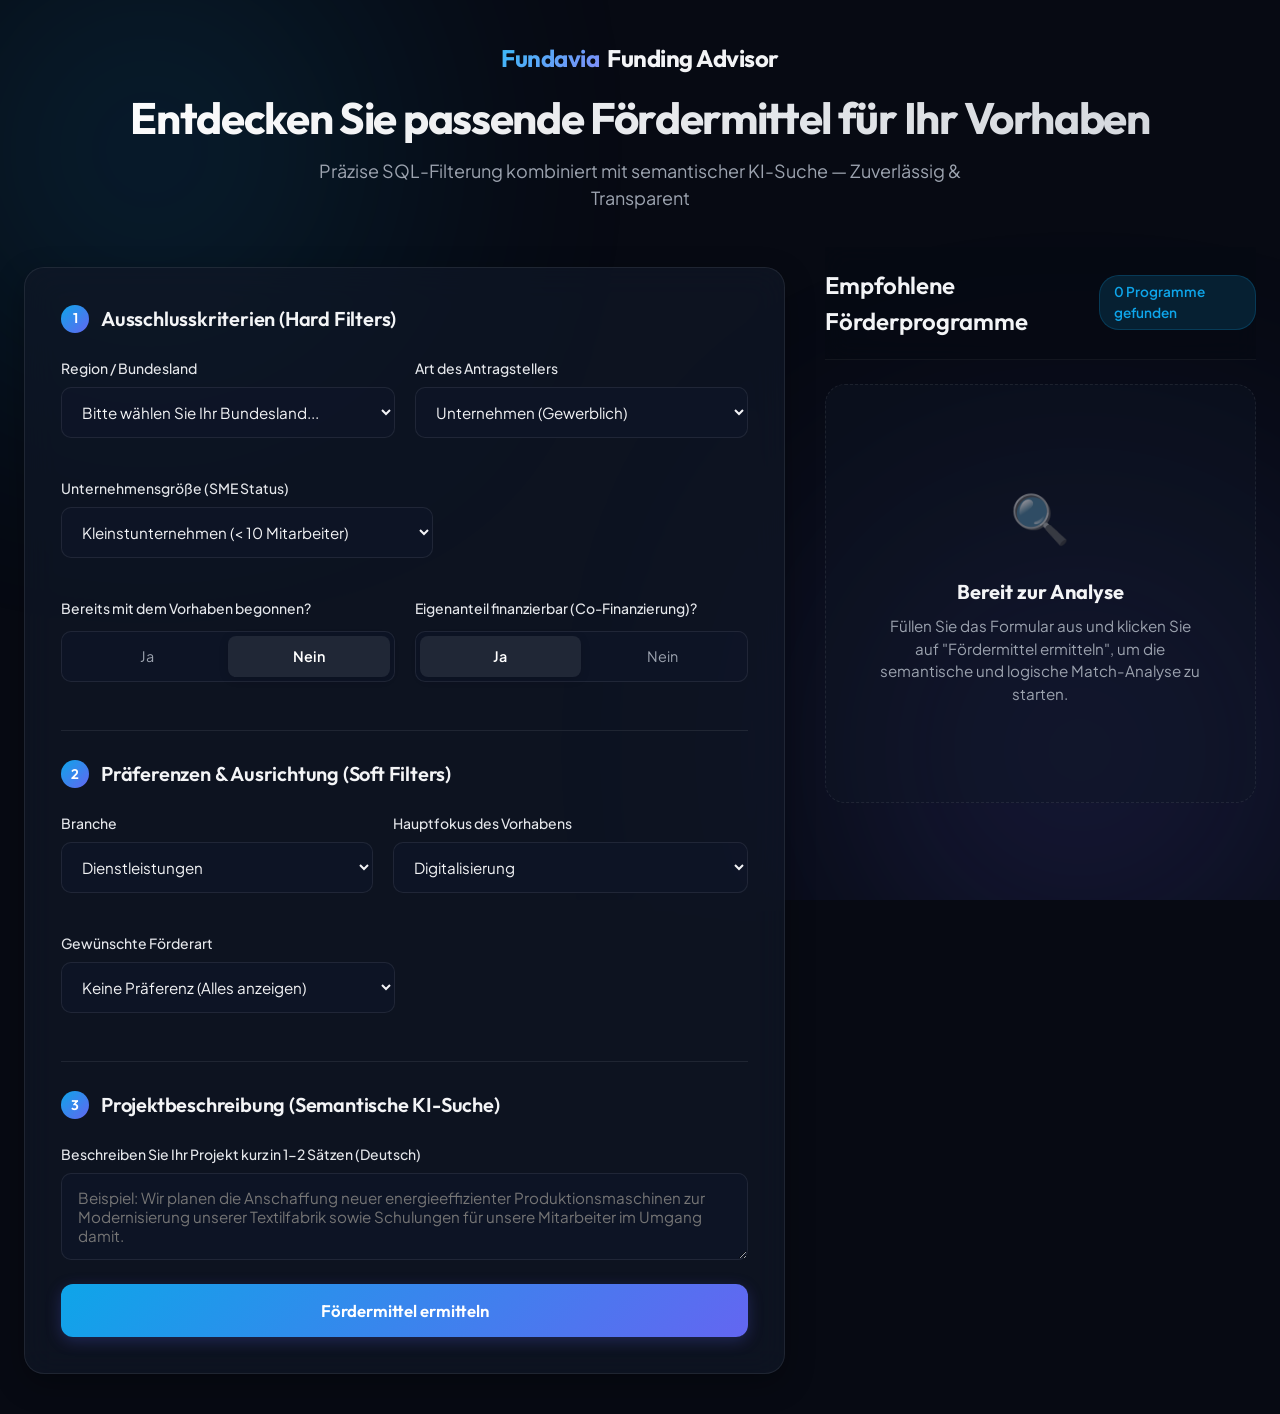
<file: static/index.html>
<!DOCTYPE html>
<html lang="de">
<head>
    <meta charset="UTF-8">
    <meta name="viewport" content="width=device-width, initial-scale=1.0">
    <title>Fundavia — Intelligenter Förderberater</title>
    <link rel="stylesheet" href="/static/index.css">
    <link rel="preconnect" href="https://fonts.googleapis.com">
    <link rel="preconnect" href="https://fonts.gstatic.com" crossorigin>
    <link href="https://fonts.googleapis.com/css2?family=Outfit:wght@300;400;500;600;700&family=Plus+Jakarta+Sans:wght@300;400;500;600;700&display=swap" rel="stylesheet">
</head>
<body>
    <div class="glow-container">
        <div class="glow-sphere glow-sphere-1"></div>
        <div class="glow-sphere glow-sphere-2"></div>
    </div>

    <main class="app-container">
        <!-- Header -->
        <header class="main-header">
            <div class="logo">
                <span class="logo-accent">Fundavia</span> Funding Advisor
            </div>
            <h1>Entdecken Sie passende Fördermittel für Ihr Vorhaben</h1>
            <p class="subtitle">Präzise SQL-Filterung kombiniert mit semantischer KI-Suche — Zuverlässig & Transparent</p>
        </header>

        <!-- Main Layout Split -->
        <div class="content-layout">
            
            <!-- Left Side: Wizard Card -->
            <section class="wizard-section">
                <div class="glass-card">
                    <form id="advisor-form" onsubmit="return false;">
                        
                        <!-- Form Section 1: Hard Filters (Kill Switches) -->
                        <div class="form-group-title">
                            <span class="step-num">1</span>
                            <h2>Ausschlusskriterien (Hard Filters)</h2>
                        </div>

                        <div class="form-row">
                            <div class="form-control">
                                <label for="location">Region / Bundesland</label>
                                <select id="location" required>
                                    <option value="" disabled selected>Bitte wählen Sie Ihr Bundesland...</option>
                                    <option value="baden_wuerttemberg">Baden-Württemberg</option>
                                    <option value="bayern">Bayern</option>
                                    <option value="berlin">Berlin</option>
                                    <option value="brandenburg">Brandenburg</option>
                                    <option value="bremen">Bremen</option>
                                    <option value="hamburg">Hamburg</option>
                                    <option value="hessen">Hessen</option>
                                    <option value="mecklenburg_vorpommern">Mecklenburg-Vorpommern</option>
                                    <option value="niedersachsen">Niedersachsen</option>
                                    <option value="nordrhein_westfalen">Nordrhein-Westfalen</option>
                                    <option value="rheinland_pfalz">Rheinland-Pfalz</option>
                                    <option value="saarland">Saarland</option>
                                    <option value="sachsen">Sachsen</option>
                                    <option value="sachsen_anhalt">Sachsen-Anhalt</option>
                                    <option value="schleswig_holstein">Schleswig-Holstein</option>
                                    <option value="thueringen">Thüringen</option>
                                </select>
                            </div>

                            <div class="form-control">
                                <label for="applicant_type">Art des Antragstellers</label>
                                <select id="applicant_type" required>
                                    <option value="unternehmen">Unternehmen (Gewerblich)</option>
                                    <option value="existenzgruenderin">Existenzgründer/in / Startup</option>
                                    <option value="hochschule">Hochschule / Universität</option>
                                    <option value="forschungseinrichtung">Forschungseinrichtung</option>
                                    <option value="kommune">Kommune / Gemeinde</option>
                                    <option value="verband_vereinigung">Verein / Verband</option>
                                    <option value="privatperson">Privatperson</option>
                                </select>
                            </div>
                        </div>

                        <div class="form-row">
                            <div class="form-control">
                                <label for="company_size">Unternehmensgröße (SME Status)</label>
                                <select id="company_size" required>
                                    <option value="kleinstunternehmen">Kleinstunternehmen (&lt; 10 Mitarbeiter)</option>
                                    <option value="kleines_unternehmen">Kleines Unternehmen (10 - 49 Mitarbeiter)</option>
                                    <option value="mittleres_unternehmen">Mittleres Unternehmen (50 - 249 Mitarbeiter)</option>
                                    <option value="grosses_unternehmen">Großunternehmen (&ge; 250 Mitarbeiter)</option>
                                </select>
                            </div>
                        </div>

                        <div class="form-row binary-switches">
                            <div class="form-control-switch">
                                <span class="switch-label">Bereits mit dem Vorhaben begonnen?</span>
                                <div class="switch-options">
                                    <label class="switch-option">
                                        <input type="radio" name="started" value="true">
                                        <span>Ja</span>
                                    </label>
                                    <label class="switch-option">
                                        <input type="radio" name="started" value="false" checked>
                                        <span>Nein</span>
                                    </label>
                                </div>
                            </div>

                            <div class="form-control-switch">
                                <span class="switch-label">Eigenanteil finanzierbar (Co-Finanzierung)?</span>
                                <div class="switch-options">
                                    <label class="switch-option">
                                        <input type="radio" name="co_financing" value="true" checked>
                                        <span>Ja</span>
                                    </label>
                                    <label class="switch-option">
                                        <input type="radio" name="co_financing" value="false">
                                        <span>Nein</span>
                                    </label>
                                </div>
                            </div>
                        </div>

                        <!-- Form Section 2: Preferences -->
                        <div class="form-group-title divider">
                            <span class="step-num">2</span>
                            <h2>Präferenzen &amp; Ausrichtung (Soft Filters)</h2>
                        </div>

                        <div class="form-row">
                            <div class="form-control">
                                <label for="sector">Branche</label>
                                <select id="sector" required>
                                    <option value="dienstleistungen">Dienstleistungen</option>
                                    <option value="produzierendes_gewerbe">Produzierendes Gewerbe / Industrie</option>
                                    <option value="handwerk">Handwerk</option>
                                    <option value="handel">Handel</option>
                                    <option value="gastgewerbe_tourismus">Gastgewerbe &amp; Tourismus</option>
                                    <option value="freie_berufe">Freie Berufe</option>
                                    <option value="kultur_kreativwirtschaft">Kultur- &amp; Kreativwirtschaft</option>
                                    <option value="land_forst_fischwirtschaft">Land-, Forst- &amp; Fischwirtschaft</option>
                                </select>
                            </div>

                            <div class="form-control">
                                <label for="goal">Hauptfokus des Vorhabens</label>
                                <select id="goal" required>
                                    <option value="digitalisierung">Digitalisierung</option>
                                    <option value="existenzgruendung_festigung">Existenzgründung &amp; Festigung</option>
                                    <option value="forschung_innovation_themenoffen">Forschung &amp; Innovation (Offen)</option>
                                    <option value="unternehmensfinanzierung">Unternehmensfinanzierung / Investitionen</option>
                                    <option value="energieeffizienz_erneuerbare_energien">Energieeffizienz &amp; Umwelt</option>
                                    <option value="beratung">Beratung &amp; Coaching</option>
                                    <option value="aus_weiterbildung">Aus- &amp; Weiterbildung</option>
                                    <option value="regionalfoerderung">Regionalförderung</option>
                                </select>
                            </div>
                        </div>

                        <div class="form-row">
                            <div class="form-control">
                                <label for="funding_type">Gewünschte Förderart</label>
                                <select id="funding_type" required>
                                    <option value="any">Keine Präferenz (Alles anzeigen)</option>
                                    <option value="zuschuss">Zuschuss (nicht rückzahlbar)</option>
                                    <option value="darlehen">Zinsgünstiges Darlehen</option>
                                    <option value="buergschaft">Bürgschaft / Garantie</option>
                                    <option value="beteiligung">Eigenkapital / Beteiligung</option>
                                </select>
                            </div>
                        </div>

                        <!-- Form Section 3: Semantic Project Description -->
                        <div class="form-group-title divider">
                            <span class="step-num">3</span>
                            <h2>Projektbeschreibung (Semantische KI-Suche)</h2>
                        </div>

                        <div class="form-control">
                            <label for="description">Beschreiben Sie Ihr Projekt kurz in 1-2 Sätzen (Deutsch)</label>
                            <textarea id="description" rows="3" required placeholder="Beispiel: Wir planen die Anschaffung neuer energieeffizienter Produktionsmaschinen zur Modernisierung unserer Textilfabrik sowie Schulungen für unsere Mitarbeiter im Umgang damit."></textarea>
                        </div>

                        <button type="submit" id="submit-btn" class="primary-btn">
                            <span class="btn-text">Fördermittel ermitteln</span>
                            <span class="loader hidden"></span>
                        </button>
                    </form>
                </div>
            </section>

            <!-- Right Side: Results Panel -->
            <section class="results-section">
                <div class="results-header">
                    <h2>Empfohlene Förderprogramme</h2>
                    <span id="results-count" class="badge">0 Programme gefunden</span>
                </div>

                <!-- Empty State -->
                <div id="empty-state" class="empty-state">
                    <div class="empty-icon">🔍</div>
                    <h3>Bereit zur Analyse</h3>
                    <p>Füllen Sie das Formular aus und klicken Sie auf "Fördermittel ermitteln", um die semantische und logische Match-Analyse zu starten.</p>
                </div>

                <!-- Results List -->
                <div id="results-list" class="results-list hidden">
                    <!-- Cards injected dynamically via JS -->
                </div>
            </section>
            
        </div>
    </main>

    <!-- Modal for Detailed Body Text -->
    <div id="detail-modal" class="modal hidden">
        <div class="modal-content glass-card">
            <span class="close-modal">&times;</span>
            <div id="modal-body-content"></div>
        </div>
    </div>

    <script src="/static/app.js"></script>
</body>
</html>
</file>
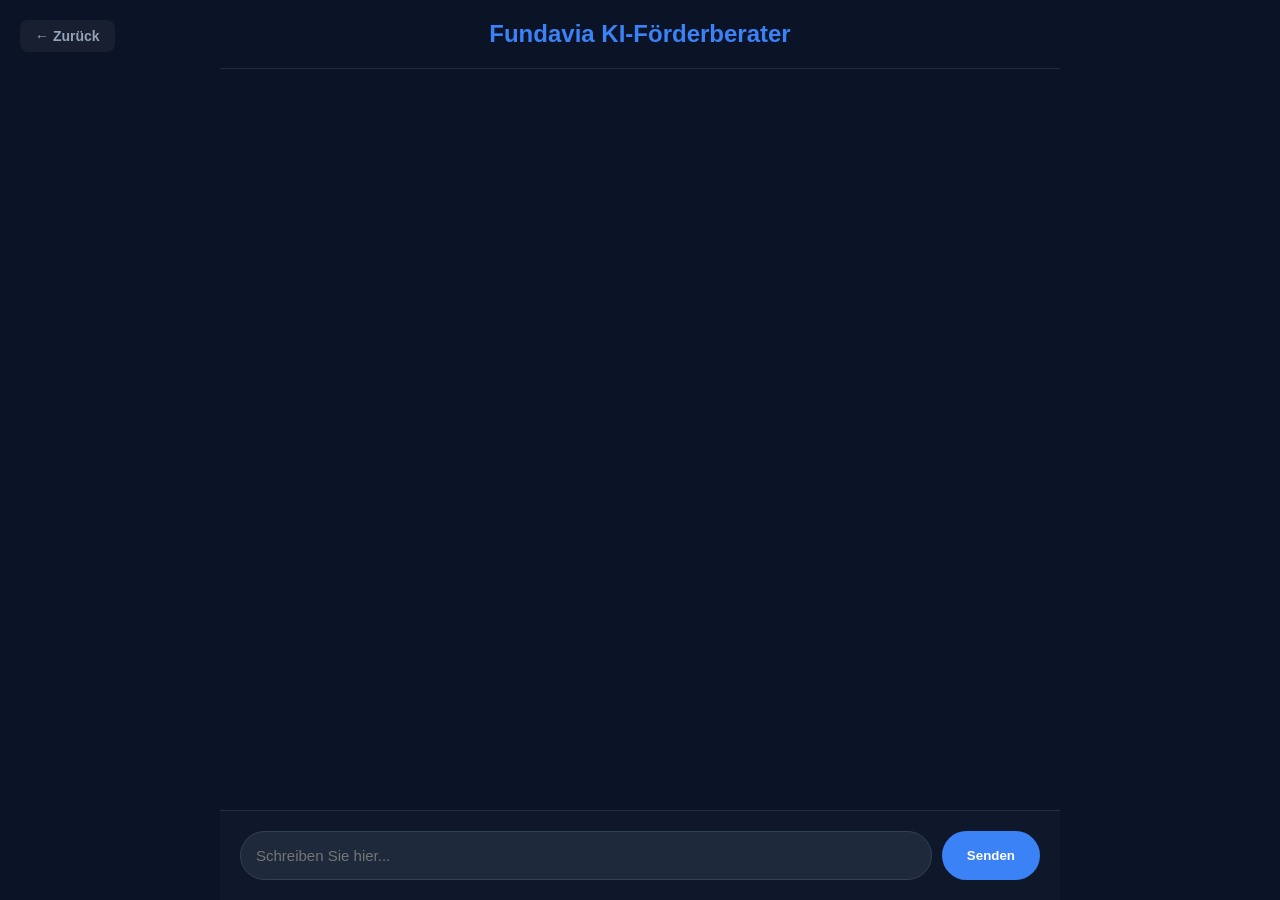
<file: static/chat.html>
<!DOCTYPE html>
<html lang="de">
<head>
    <meta charset="UTF-8">
    <title>Fundavia - KI Berater</title>
    <style>
        body { font-family: 'Inter', sans-serif; background-color: #0b1326; color: #dae2fd; margin: 0; padding: 0; display: flex; height: 100vh; flex-direction: column; align-items: center; }
        .header { width: 100%; max-width: 800px; padding: 20px; text-align: center; border-bottom: 1px solid rgba(255,255,255,0.1); }
        .header h1 { margin: 0; color: #3b82f6; font-size: 24px; }
        .chat-container { flex: 1; width: 100%; max-width: 800px; overflow-y: auto; padding: 20px; display: flex; flex-direction: column; gap: 15px; }
        .bubble { max-width: 75%; padding: 14px 18px; border-radius: 20px; font-size: 15px; line-height: 1.5; }
        .agent { background: #1e3a8a; color: white; align-self: flex-start; border-bottom-left-radius: 4px; }
        .user { background: #374151; color: white; align-self: flex-end; border-bottom-right-radius: 4px; }
        .input-area { width: 100%; max-width: 800px; padding: 20px; display: flex; gap: 10px; background: #0f172a; border-top: 1px solid rgba(255,255,255,0.1); }
        input[type="text"] { flex: 1; padding: 15px; border-radius: 30px; border: 1px solid #334155; background: #1e293b; color: white; font-size: 15px; outline: none; }
        input[type="text"]:focus { border-color: #3b82f6; }
        button { background: #3b82f6; color: white; border: none; padding: 0 25px; border-radius: 30px; font-weight: bold; cursor: pointer; transition: 0.2s; }
        button:hover { background: #2563eb; }
        .results-container { background: rgba(255,255,255,0.05); padding: 20px; border-radius: 14px; margin-top: 15px; border: 1px solid rgba(16,185,129,0.3); }
        .result-card { background: rgba(0,0,0,0.3); padding: 16px; border-radius: 10px; margin-bottom: 12px; border-left: 4px solid #10b981; }
        .result-card h3 { margin: 0 0 6px 0; color: #fff; font-size: 16px; }
        .result-card .meta { font-size: 12px; color: #94a3b8; margin-bottom: 8px; }
        .result-card p { margin: 0; color: #cbd5e1; font-size: 13.5px; line-height: 1.4; font-style: italic; }
        .typing { font-style: italic; color: #94a3b8; align-self: flex-start; margin-left: 10px; display: none; }
    </style>
</head>
<body>
    <a href="/" class="back-btn" style="position: absolute; left: 20px; top: 20px; color: #94a3b8; text-decoration: none; font-size: 14px; font-weight: bold; background: rgba(255,255,255,0.05); padding: 8px 15px; border-radius: 8px; transition: 0.2s;">&larr; Zurück</a>
    <div class="header">
        <h1>Fundavia KI-Förderberater</h1>
    </div>
    
    <div class="chat-container" id="chat">
        <!-- Messages go here -->
    </div>
    <div class="typing" id="typing">🤖 Berater tippt...</div>
    
    <div class="input-area">
        <input type="text" id="msg-input" placeholder="Schreiben Sie hier..." onkeypress="if(event.key === 'Enter') sendMsg()">
        <button onclick="sendMsg()">Senden</button>
    </div>

    <script>
        const chat = document.getElementById('chat');
        const input = document.getElementById('msg-input');
        const typing = document.getElementById('typing');
        let sessionId = localStorage.getItem("fundavia_session");
        if (!sessionId) { 
            sessionId = Math.random().toString(36).substring(2) + Date.now().toString(36); 
            localStorage.setItem("fundavia_session", sessionId); 
        }
        const protocol = window.location.protocol === "https:" ? "wss:" : "ws:";
        const ws = new WebSocket(`${protocol}//${window.location.host}/ws/chat?session_id=${sessionId}`);

        ws.onmessage = (event) => {
            typing.style.display = 'none';
            const data = JSON.parse(event.data);
            
            if (data.role === "agent" && data.text) {
                appendBubble(data.text, "agent");
            }
            if (data.role === "results" || data.status === "success" || data.results) {
                renderResults(data.data || data);
            }
        };

        function sendMsg() {
            const text = input.value.trim();
            if (!text) return;
            appendBubble(text, "user");
            ws.send(text);
            input.value = '';
            typing.style.display = 'block';
        }

        function appendBubble(text, sender) {
            const div = document.createElement('div');
            div.className = `bubble ${sender}`;
            div.textContent = text;
            chat.appendChild(div);
            chat.scrollTop = chat.scrollHeight;
        }

        function renderResults(resultsData) {
            const container = document.createElement('div');
            container.className = 'results-container';
            const items = resultsData.results || resultsData || [];
            container.innerHTML = `<h2 style="margin-top:0; color:#10b981; font-size:18px;">✅ Profil komplett! Ich habe ${items.length} verifizierte Förderprogramme gefunden:</h2>`;
            
            items.forEach(r => {
                const name = r.name || r.Programm_Name || 'Förderprogramm';
                const maxEur = (r.max_amount_eur || r.Max_Foerderung_EUR) ? 'Max. €' + Number(r.max_amount_eur || r.Max_Foerderung_EUR).toLocaleString('de-DE') : 'Variabel';
                const rate = r.funding_pct ? `${r.funding_pct}%` : '';
                const expl = r.explanation || r.Explanation || r.description || '';
                const provider = r.provider || r.Foerdergeber || 'Bundesförderung';
                
                container.innerHTML += `
                    <div class="result-card">
                        <div style="display: flex; justify-content: space-between; align-items: baseline;">
                            <h3 style="margin: 0; color: #fff;">${name}</h3>
                            <span style="color: #3b82f6; font-weight: bold; font-size: 16px;">${rate}</span>
                        </div>
                        <div class="meta">${provider} &bull; ${maxEur}</div>
                        <p>${expl}</p>
                    </div>
                `;
            });
            chat.appendChild(container);
            chat.scrollTop = chat.scrollHeight;
        }
    </script>
</body>
</html>
</file>
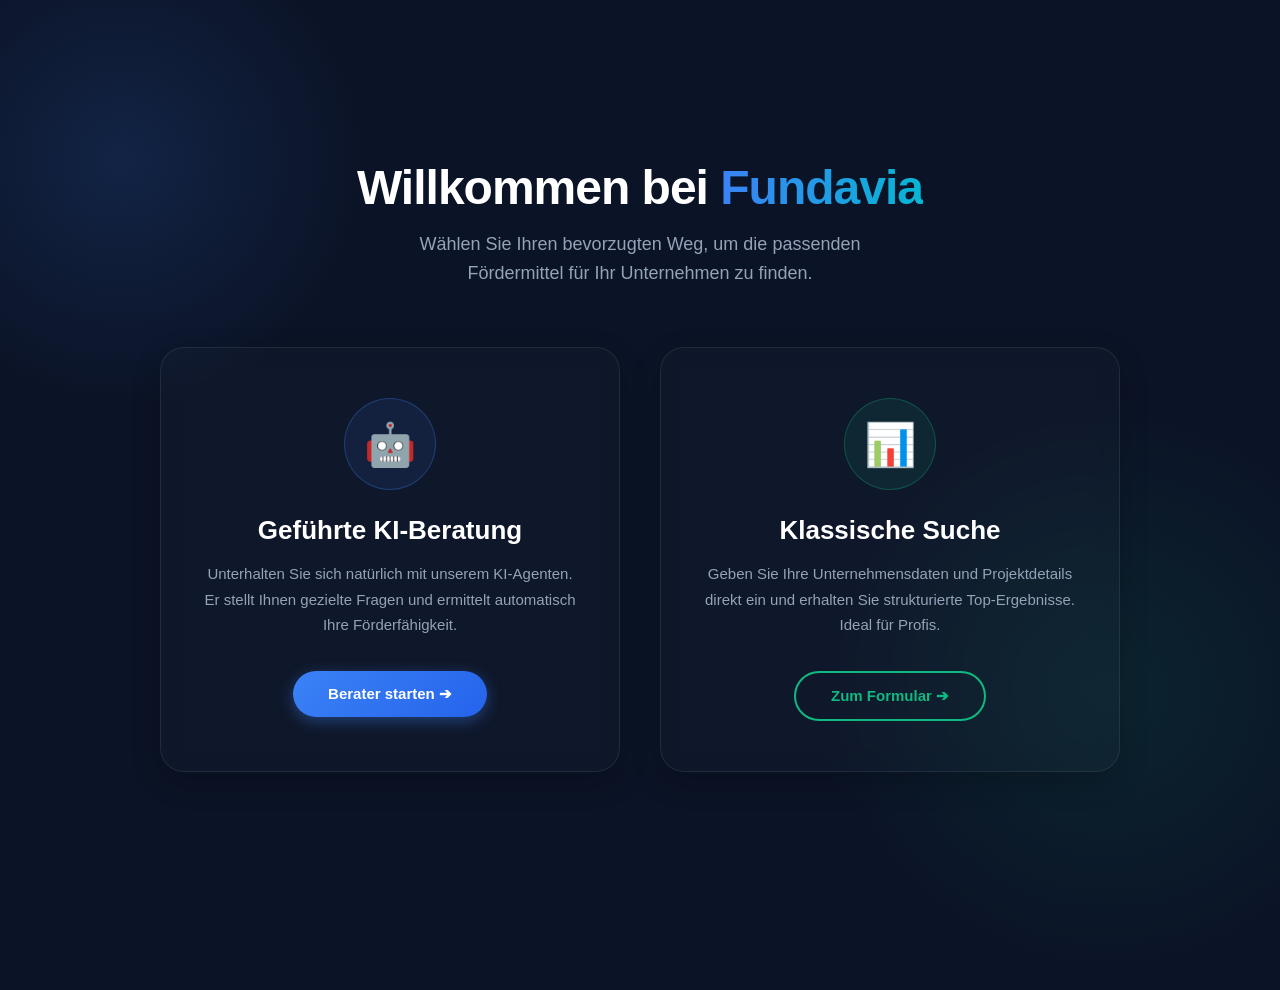
<file: static/landing.html>
<!DOCTYPE html>
<html lang="de">
<head>
    <meta charset="UTF-8">
    <title>Fundavia - Willkommen</title>
    <style>
        body { font-family: 'Inter', sans-serif; background-color: #0b1326; color: #dae2fd; margin: 0; padding: 0; display: flex; flex-direction: column; align-items: center; justify-content: center; height: 100vh; overflow: hidden; }
        
        /* Background Glow Effects */
        .glow-1 { position: absolute; top: -10%; left: -10%; width: 500px; height: 500px; background: radial-gradient(circle, rgba(59,130,246,0.15) 0%, rgba(0,0,0,0) 70%); z-index: -1; }
        .glow-2 { position: absolute; bottom: -10%; right: -10%; width: 600px; height: 600px; background: radial-gradient(circle, rgba(16,185,129,0.1) 0%, rgba(0,0,0,0) 70%); z-index: -1; }
        
        .hero { text-align: center; margin-bottom: 60px; z-index: 1; }
        .hero h1 { font-size: 48px; color: #ffffff; margin-bottom: 15px; letter-spacing: -1px; }
        .hero h1 span { color: transparent; background-clip: text; -webkit-background-clip: text; background-image: linear-gradient(90deg, #3b82f6, #06b6d4); }
        .hero p { font-size: 18px; color: #94a3b8; max-width: 600px; margin: 0 auto; line-height: 1.6; }
        
        .card-container { display: flex; gap: 40px; max-width: 1000px; width: 100%; padding: 0 20px; box-sizing: border-box; z-index: 1; justify-content: center; }
        
        .card { flex: 1; max-width: 420px; background: rgba(255,255,255,0.02); border: 1px solid rgba(255,255,255,0.08); border-radius: 24px; padding: 50px 40px; text-align: center; cursor: pointer; transition: all 0.4s cubic-bezier(0.175, 0.885, 0.32, 1.275); text-decoration: none; display: block; color: inherit; backdrop-filter: blur(12px); -webkit-backdrop-filter: blur(12px); box-shadow: 0 10px 30px rgba(0,0,0,0.2); }
        
        .card:hover { transform: translateY(-15px); background: rgba(59, 130, 246, 0.05); border-color: rgba(59, 130, 246, 0.4); box-shadow: 0 25px 50px rgba(0,0,0,0.4); }
        .card.form-card:hover { background: rgba(16, 185, 129, 0.05); border-color: rgba(16, 185, 129, 0.4); }
        
        .icon-wrap { width: 90px; height: 90px; margin: 0 auto 25px auto; display: flex; align-items: center; justify-content: center; border-radius: 50%; font-size: 42px; transition: 0.3s; }
        .card:hover .icon-wrap { transform: scale(1.1); }
        .icon-ai { background: rgba(59, 130, 246, 0.1); border: 1px solid rgba(59, 130, 246, 0.3); }
        .icon-form { background: rgba(16, 185, 129, 0.1); border: 1px solid rgba(16, 185, 129, 0.3); }
        
        .card h2 { font-size: 26px; color: #fff; margin-bottom: 15px; }
        .card p { font-size: 15px; color: #94a3b8; line-height: 1.7; margin-bottom: 35px; height: 75px; }
        
        .btn { display: inline-block; padding: 14px 35px; border-radius: 30px; font-weight: bold; font-size: 15px; text-decoration: none; transition: 0.3s; }
        .btn-ai { background: linear-gradient(135deg, #3b82f6, #2563eb); color: white; box-shadow: 0 4px 15px rgba(59,130,246,0.4); }
        .card:hover .btn-ai { box-shadow: 0 8px 25px rgba(59,130,246,0.6); }
        
        .btn-form { background: transparent; border: 2px solid #10b981; color: #10b981; }
        .form-card:hover .btn-form { background: #10b981; color: white; box-shadow: 0 8px 25px rgba(16,185,129,0.4); }

        .back-btn:hover { background: rgba(255,255,255,0.1) !important; color: white !important; }
    </style>
</head>
<body>
    <div class="glow-1"></div>
    <div class="glow-2"></div>
    
    <div class="hero">
        <h1>Willkommen bei <span>Fundavia</span></h1>
        <p>Wählen Sie Ihren bevorzugten Weg, um die passenden<br>Fördermittel für Ihr Unternehmen zu finden.</p>
    </div>
    
    <div class="card-container">
        <!-- Chat Portal -->
        <a href="/chat" class="card">
            <div class="icon-wrap icon-ai">🤖</div>
            <h2>Geführte KI-Beratung</h2>
            <p>Unterhalten Sie sich natürlich mit unserem KI-Agenten. Er stellt Ihnen gezielte Fragen und ermittelt automatisch Ihre Förderfähigkeit.</p>
            <div class="btn btn-ai">Berater starten ➔</div>
        </a>
        
        <!-- Form Portal -->
        <a href="/form" class="card form-card">
            <div class="icon-wrap icon-form">📊</div>
            <h2>Klassische Suche</h2>
            <p>Geben Sie Ihre Unternehmensdaten und Projektdetails direkt ein und erhalten Sie strukturierte Top-Ergebnisse. Ideal für Profis.</p>
            <div class="btn btn-form">Zum Formular ➔</div>
        </a>
    </div>
</body>
</html>
</file>
<file: static/index.css>
/* CSS Variables */
:root {
    --bg-dark: #070a13;
    --bg-card: rgba(17, 24, 39, 0.7);
    --border-color: rgba(255, 255, 255, 0.08);
    --text-primary: #f3f4f6;
    --text-secondary: #9ca3af;
    --accent-teal: #0ea5e9;
    --accent-teal-glow: rgba(14, 165, 233, 0.15);
    --accent-indigo: #6366f1;
    --accent-indigo-glow: rgba(99, 102, 241, 0.15);
    --success-green: #10b981;
    --success-glow: rgba(16, 185, 129, 0.1);
    --font-heading: 'Outfit', sans-serif;
    --font-body: 'Plus Jakarta Sans', sans-serif;
}

/* Reset */
* {
    box-sizing: border-box;
    margin: 0;
    padding: 0;
}

body {
    background-color: var(--bg-dark);
    color: var(--text-primary);
    font-family: var(--font-body);
    min-height: 100vh;
    overflow-x: hidden;
    line-height: 1.5;
}

/* Decorative Background Glows */
.glow-container {
    position: fixed;
    top: 0;
    left: 0;
    width: 100%;
    height: 100%;
    z-index: -1;
    pointer-events: none;
    overflow: hidden;
}

.glow-sphere {
    position: absolute;
    border-radius: 50%;
    filter: blur(140px);
    opacity: 0.4;
}

.glow-sphere-1 {
    width: 500px;
    height: 500px;
    background: radial-gradient(circle, var(--accent-teal) 0%, transparent 70%);
    top: -100px;
    left: -100px;
    animation: pulse 8s infinite alternate;
}

.glow-sphere-2 {
    width: 600px;
    height: 600px;
    background: radial-gradient(circle, var(--accent-indigo) 0%, transparent 70%);
    bottom: -150px;
    right: -100px;
    animation: pulse 12s infinite alternate-reverse;
}

@keyframes pulse {
    0% { transform: scale(1) translate(0, 0); }
    100% { transform: scale(1.15) translate(30px, 40px); }
}

/* Main Container Layout */
.app-container {
    max-width: 1400px;
    margin: 0 auto;
    padding: 2.5rem 1.5rem;
}

/* Header */
.main-header {
    text-align: center;
    margin-bottom: 3.5rem;
}

.logo {
    font-family: var(--font-heading);
    font-size: 1.5rem;
    font-weight: 700;
    letter-spacing: -0.02em;
    margin-bottom: 1rem;
    display: inline-flex;
    align-items: center;
    gap: 0.5rem;
}

.logo-accent {
    background: linear-gradient(135deg, #38bdf8, #818cf8);
    -webkit-background-clip: text;
    -webkit-text-fill-color: transparent;
}

.main-header h1 {
    font-family: var(--font-heading);
    font-size: 2.75rem;
    font-weight: 700;
    letter-spacing: -0.03em;
    margin-bottom: 0.75rem;
    line-height: 1.2;
    background: linear-gradient(to right, #ffffff, #d1d5db);
    -webkit-background-clip: text;
    -webkit-text-fill-color: transparent;
}

.subtitle {
    font-size: 1.125rem;
    color: var(--text-secondary);
    max-width: 700px;
    margin: 0 auto;
}

/* Content Layout Split */
.content-layout {
    display: grid;
    grid-template-columns: 1.1fr 1.2fr;
    gap: 2.5rem;
    align-items: start;
}

@media (max-width: 1024px) {
    .content-layout {
        grid-template-columns: 1fr;
    }
}

/* Glass Card */
.glass-card {
    background: var(--bg-card);
    backdrop-filter: blur(16px);
    -webkit-backdrop-filter: blur(16px);
    border: 1px solid var(--border-color);
    border-radius: 20px;
    padding: 2.25rem;
    box-shadow: 0 10px 30px rgba(0, 0, 0, 0.3);
}

/* Form Styling */
.form-group-title {
    display: flex;
    align-items: center;
    gap: 0.75rem;
    margin-bottom: 1.5rem;
}

.form-group-title.divider {
    border-top: 1px solid var(--border-color);
    padding-top: 1.75rem;
    margin-top: 1.75rem;
}

.step-num {
    background: linear-gradient(135deg, var(--accent-teal), var(--accent-indigo));
    color: #ffffff;
    width: 28px;
    height: 28px;
    border-radius: 50%;
    display: flex;
    align-items: center;
    justify-content: center;
    font-family: var(--font-heading);
    font-weight: 600;
    font-size: 0.875rem;
}

.form-group-title h2 {
    font-family: var(--font-heading);
    font-size: 1.25rem;
    font-weight: 600;
    letter-spacing: -0.01em;
}

.form-row {
    display: grid;
    grid-template-columns: 1fr 1fr;
    gap: 1.25rem;
    margin-bottom: 1.25rem;
}

@media (max-width: 640px) {
    .form-row {
        grid-template-columns: 1fr;
    }
}

.form-control {
    display: flex;
    flex-direction: column;
    gap: 0.5rem;
    margin-bottom: 1.25rem;
}

.form-control label {
    font-size: 0.875rem;
    font-weight: 500;
    color: #e5e7eb;
}

.form-control select, 
.form-control textarea {
    background: rgba(15, 23, 42, 0.6);
    border: 1px solid var(--border-color);
    color: var(--text-primary);
    border-radius: 10px;
    padding: 0.875rem 1rem;
    font-family: var(--font-body);
    font-size: 0.95rem;
    transition: all 0.2s ease;
    outline: none;
}

.form-control select:hover, 
.form-control textarea:hover {
    border-color: rgba(255, 255, 255, 0.15);
}

.form-control select:focus, 
.form-control textarea:focus {
    border-color: var(--accent-teal);
    box-shadow: 0 0 0 3px rgba(14, 165, 233, 0.15);
}

/* Custom Binary Switches */
.binary-switches {
    display: grid;
    grid-template-columns: 1fr 1fr;
    gap: 1.25rem;
}

.form-control-switch {
    display: flex;
    flex-direction: column;
    gap: 0.75rem;
    margin-bottom: 1.25rem;
}

.switch-label {
    font-size: 0.875rem;
    font-weight: 500;
    color: #e5e7eb;
}

.switch-options {
    display: flex;
    background: rgba(15, 23, 42, 0.6);
    border: 1px solid var(--border-color);
    border-radius: 10px;
    padding: 0.25rem;
}

.switch-option {
    flex: 1;
    text-align: center;
    cursor: pointer;
}

.switch-option input {
    display: none;
}

.switch-option span {
    display: block;
    padding: 0.625rem;
    font-size: 0.9rem;
    border-radius: 8px;
    transition: all 0.2s ease;
    color: var(--text-secondary);
}

.switch-option input:checked + span {
    background: rgba(255, 255, 255, 0.08);
    color: #ffffff;
    font-weight: 600;
    box-shadow: 0 2px 10px rgba(0,0,0,0.15);
}

/* Button & Loading UI */
.primary-btn {
    width: 100%;
    background: linear-gradient(135deg, var(--accent-teal), var(--accent-indigo));
    border: none;
    color: #ffffff;
    padding: 1rem;
    border-radius: 12px;
    font-family: var(--font-heading);
    font-weight: 600;
    font-size: 1.05rem;
    cursor: pointer;
    transition: all 0.3s cubic-bezier(0.4, 0, 0.2, 1);
    box-shadow: 0 4px 15px rgba(99, 102, 241, 0.25);
    margin-top: 1.5rem;
    display: flex;
    justify-content: center;
    align-items: center;
    position: relative;
    overflow: hidden;
}

.primary-btn:hover {
    transform: translateY(-2px);
    box-shadow: 0 6px 20px rgba(99, 102, 241, 0.35);
}

.primary-btn:active {
    transform: translateY(0);
}

.loader {
    width: 20px;
    height: 20px;
    border: 2px solid rgba(255,255,255,0.3);
    border-radius: 50%;
    border-top-color: #fff;
    animation: spin 0.8s linear infinite;
    position: absolute;
}

@keyframes spin {
    to { transform: rotate(360deg); }
}

.hidden {
    display: none !important;
}

/* Results Side Panel */
.results-header {
    display: flex;
    justify-content: space-between;
    align-items: center;
    margin-bottom: 1.75rem;
}

.results-header h2 {
    font-family: var(--font-heading);
    font-size: 1.5rem;
    font-weight: 600;
}

.badge {
    background: var(--accent-teal-glow);
    color: var(--accent-teal);
    border: 1px solid rgba(14, 165, 233, 0.2);
    padding: 0.375rem 0.875rem;
    border-radius: 20px;
    font-size: 0.85rem;
    font-weight: 600;
}

/* Empty State */
.empty-state {
    display: flex;
    flex-direction: column;
    align-items: center;
    justify-content: center;
    text-align: center;
    padding: 6rem 2rem;
    background: rgba(17, 24, 39, 0.4);
    border: 1px dashed var(--border-color);
    border-radius: 20px;
}

.empty-icon {
    font-size: 3rem;
    margin-bottom: 1.5rem;
    opacity: 0.5;
}

.empty-state h3 {
    font-family: var(--font-heading);
    font-size: 1.25rem;
    margin-bottom: 0.5rem;
}

.empty-state p {
    color: var(--text-secondary);
    font-size: 0.95rem;
    max-width: 320px;
}

/* Recommendations List */
.results-list {
    display: flex;
    flex-direction: column;
    gap: 1.25rem;
}

/* Funding Card */
.funding-card {
    background: var(--bg-card);
    border: 1px solid var(--border-color);
    border-radius: 16px;
    padding: 1.5rem;
    transition: all 0.3s cubic-bezier(0.4, 0, 0.2, 1);
    position: relative;
    overflow: hidden;
}

.funding-card::before {
    content: '';
    position: absolute;
    top: 0;
    left: 0;
    width: 4px;
    height: 100%;
    background: linear-gradient(to bottom, var(--accent-teal), var(--accent-indigo));
    opacity: 0;
    transition: opacity 0.3s ease;
}

.funding-card:hover {
    transform: translateX(4px);
    border-color: rgba(255, 255, 255, 0.15);
    box-shadow: 0 4px 20px rgba(0, 0, 0, 0.2);
}

.funding-card:hover::before {
    opacity: 1;
}

.card-header {
    display: flex;
    justify-content: space-between;
    align-items: flex-start;
    gap: 1rem;
    margin-bottom: 0.75rem;
}

.card-title {
    font-family: var(--font-heading);
    font-size: 1.15rem;
    font-weight: 600;
    line-height: 1.3;
}

.card-score {
    background: var(--success-glow);
    border: 1px solid rgba(16, 185, 129, 0.2);
    color: var(--success-green);
    padding: 0.25rem 0.625rem;
    border-radius: 6px;
    font-family: var(--font-heading);
    font-weight: 700;
    font-size: 0.85rem;
    white-space: nowrap;
}

.card-scores {
    display: flex;
    align-items: center;
    gap: 0.5rem;
    flex-shrink: 0;
}

.confidence-badge {
    padding: 0.2rem 0.6rem;
    border-radius: 6px;
    font-family: var(--font-heading);
    font-weight: 600;
    font-size: 0.7rem;
    white-space: nowrap;
    text-transform: uppercase;
    letter-spacing: 0.5px;
}

.confidence-high {
    background: rgba(16, 185, 129, 0.15);
    border: 1px solid rgba(16, 185, 129, 0.3);
    color: #10b981;
}

.confidence-medium {
    background: rgba(245, 158, 11, 0.12);
    border: 1px solid rgba(245, 158, 11, 0.25);
    color: #f59e0b;
}

.confidence-low {
    background: rgba(100, 116, 139, 0.12);
    border: 1px solid rgba(100, 116, 139, 0.25);
    color: #94a3b8;
}

.exclusion-warning {
    color: #f59e0b !important;
    font-weight: 500;
}

.card-teaser {
    color: var(--text-secondary);
    font-size: 0.9rem;
    margin-bottom: 1.25rem;
    display: -webkit-box;
    -webkit-line-clamp: 2;
    -webkit-box-orient: vertical;
    overflow: hidden;
}

/* Explainability Checklist */
.card-explanation {
    background: rgba(15, 23, 42, 0.4);
    border-radius: 10px;
    padding: 1rem;
    margin-bottom: 1.25rem;
    border: 1px solid rgba(255, 255, 255, 0.04);
}

.explanation-title {
    font-family: var(--font-heading);
    font-size: 0.85rem;
    font-weight: 600;
    color: var(--text-secondary);
    margin-bottom: 0.5rem;
    text-transform: uppercase;
    letter-spacing: 0.05em;
}

.explanation-list {
    list-style: none;
    display: flex;
    flex-direction: column;
    gap: 0.375rem;
}

.explanation-item {
    font-size: 0.825rem;
    color: #d1d5db;
    display: flex;
    align-items: center;
    gap: 0.5rem;
}

.explanation-item::before {
    content: "✓";
    color: var(--success-green);
    font-weight: bold;
}

/* Details Action Button */
.detail-btn {
    background: rgba(255, 255, 255, 0.05);
    border: 1px solid var(--border-color);
    color: var(--text-primary);
    padding: 0.625rem 1.25rem;
    border-radius: 8px;
    font-size: 0.85rem;
    font-weight: 600;
    cursor: pointer;
    transition: all 0.2s ease;
    width: 100%;
    text-align: center;
}

.detail-btn:hover {
    background: rgba(255, 255, 255, 0.1);
    border-color: rgba(255, 255, 255, 0.2);
}

/* Modal Overlay & Card Details */
.modal {
    position: fixed;
    top: 0;
    left: 0;
    width: 100%;
    height: 100%;
    background: rgba(0, 0, 0, 0.7);
    backdrop-filter: blur(12px);
    -webkit-backdrop-filter: blur(12px);
    display: flex;
    align-items: center;
    justify-content: center;
    z-index: 100;
    padding: 1.5rem;
}

.modal-content {
    max-width: 850px;
    width: 100%;
    max-height: 85vh;
    overflow-y: auto;
    position: relative;
    animation: modalIn 0.3s cubic-bezier(0.16, 1, 0.3, 1);
    border-color: rgba(255, 255, 255, 0.15);
    box-shadow: 0 20px 50px rgba(0, 0, 0, 0.5);
}

@keyframes modalIn {
    from { transform: scale(0.95); opacity: 0; }
    to { transform: scale(1); opacity: 1; }
}

.close-modal {
    position: absolute;
    top: 1.25rem;
    right: 1.5rem;
    font-size: 1.75rem;
    color: var(--text-secondary);
    cursor: pointer;
    transition: color 0.2s ease;
}

.close-modal:hover {
    color: #ffffff;
}

/* Rich Text Styling inside Modal */
#modal-body-content h1, 
#modal-body-content h2, 
#modal-body-content h3 {
    font-family: var(--font-heading);
    margin-bottom: 0.75rem;
    margin-top: 1.5rem;
}

#modal-body-content h1 { font-size: 1.75rem; border-bottom: 1px solid var(--border-color); padding-bottom: 0.5rem; margin-top: 0; }
#modal-body-content h2 { font-size: 1.35rem; }
#modal-body-content h3 { font-size: 1.15rem; }

#modal-body-content p {
    color: #d1d5db;
    margin-bottom: 1rem;
    font-size: 0.95rem;
}

#modal-body-content ul {
    margin-left: 1.5rem;
    margin-bottom: 1.25rem;
    color: #d1d5db;
    font-size: 0.95rem;
}

#modal-body-content li {
    margin-bottom: 0.5rem;
}

#modal-body-content a {
    color: var(--accent-teal);
    text-decoration: none;
    font-weight: 500;
    transition: color 0.2s ease;
}

#modal-body-content a:hover {
    color: #38bdf8;
    text-decoration: underline;
}

/* --- PREMIUM UI UPGRADES --- */

/* Staggered Animation */
@keyframes fadeInUp {
    from { opacity: 0; transform: translateY(20px); }
    to { opacity: 1; transform: translateY(0); }
}

.animate-fade-in-up {
    animation: fadeInUp 0.5s cubic-bezier(0.16, 1, 0.3, 1) forwards;
    opacity: 0; /* starts hidden */
}

/* Card Hover Enhancements */
.funding-card {
    transition: all 0.3s cubic-bezier(0.4, 0, 0.2, 1);
}
.funding-card:hover {
    transform: translateY(-4px) !important;
    box-shadow: 0 12px 40px rgba(0, 0, 0, 0.4) !important;
    border-color: rgba(14, 165, 233, 0.4) !important;
}

/* Input Micro-Interactions */
.form-control select,
.form-control input,
.form-control textarea {
    transition: all 0.3s ease;
}
.form-control select:focus,
.form-control input:focus,
.form-control textarea:focus {
    outline: none !important;
    border-color: var(--accent-teal) !important;
    box-shadow: 0 0 0 3px rgba(14, 165, 233, 0.3) !important;
}

/* Button Micro-Interactions */
.primary-btn {
    transition: all 0.2s cubic-bezier(0.4, 0, 0.2, 1);
}
.primary-btn:active {
    transform: scale(0.97) !important;
}

/* Skeleton Loader */
@keyframes shimmer {
    0% { background-position: -1000px 0; }
    100% { background-position: 1000px 0; }
}

.skeleton-card {
    background: var(--bg-card);
    border: 1px solid var(--border-color);
    border-radius: 16px;
    padding: 1.5rem;
    position: relative;
    overflow: hidden;
}

.skeleton-line {
    height: 16px;
    background: linear-gradient(90deg, rgba(255,255,255,0.03) 25%, rgba(255,255,255,0.08) 50%, rgba(255,255,255,0.03) 75%);
    background-size: 1000px 100%;
    animation: shimmer 2.5s infinite linear;
    border-radius: 4px;
    margin-bottom: 0.75rem;
}

.skeleton-line.title {
    height: 24px;
    width: 60%;
    margin-bottom: 1.25rem;
}

.skeleton-line.short { width: 40%; }
.skeleton-line.medium { width: 70%; }
.skeleton-line.full { width: 100%; margin-bottom: 0.5rem; }

/* Sticky Header */
.results-header {
    position: sticky;
    top: 0;
    z-index: 10;
    background: rgba(7, 10, 19, 0.85);
    backdrop-filter: blur(12px);
    -webkit-backdrop-filter: blur(12px);
    padding: 1.25rem 0;
    border-bottom: 1px solid rgba(255,255,255,0.05);
    margin-top: -1.25rem;
    margin-bottom: 1.5rem;
}

/* Circular Progress Ring */
.circular-chart {
    display: block;
    width: 44px;
    height: 44px;
}
.circle-bg {
    fill: none;
    stroke: rgba(255, 255, 255, 0.1);
    stroke-width: 3.8;
}
.circle {
    fill: none;
    stroke-width: 3.8;
    stroke-linecap: round;
    animation: progress 1s ease-out forwards;
}
@keyframes progress {
    0% { stroke-dasharray: 0 100; }
}
.percentage {
    fill: #fff;
    font-family: var(--font-heading);
    font-size: 0.35em;
    text-anchor: middle;
    font-weight: 700;
}
.confidence-high .circle { stroke: var(--success-green); }
.confidence-medium .circle { stroke: #f59e0b; }
.confidence-low .circle { stroke: #94a3b8; }

.card-score-ring {
    display: flex;
    align-items: center;
    justify-content: center;
}

/* Icons */
.icon-svg {
    width: 16px;
    height: 16px;
    stroke-width: 2.5;
    flex-shrink: 0;
}
.icon-success { stroke: var(--success-green); }
.icon-warning { stroke: #f59e0b; }
</file>
